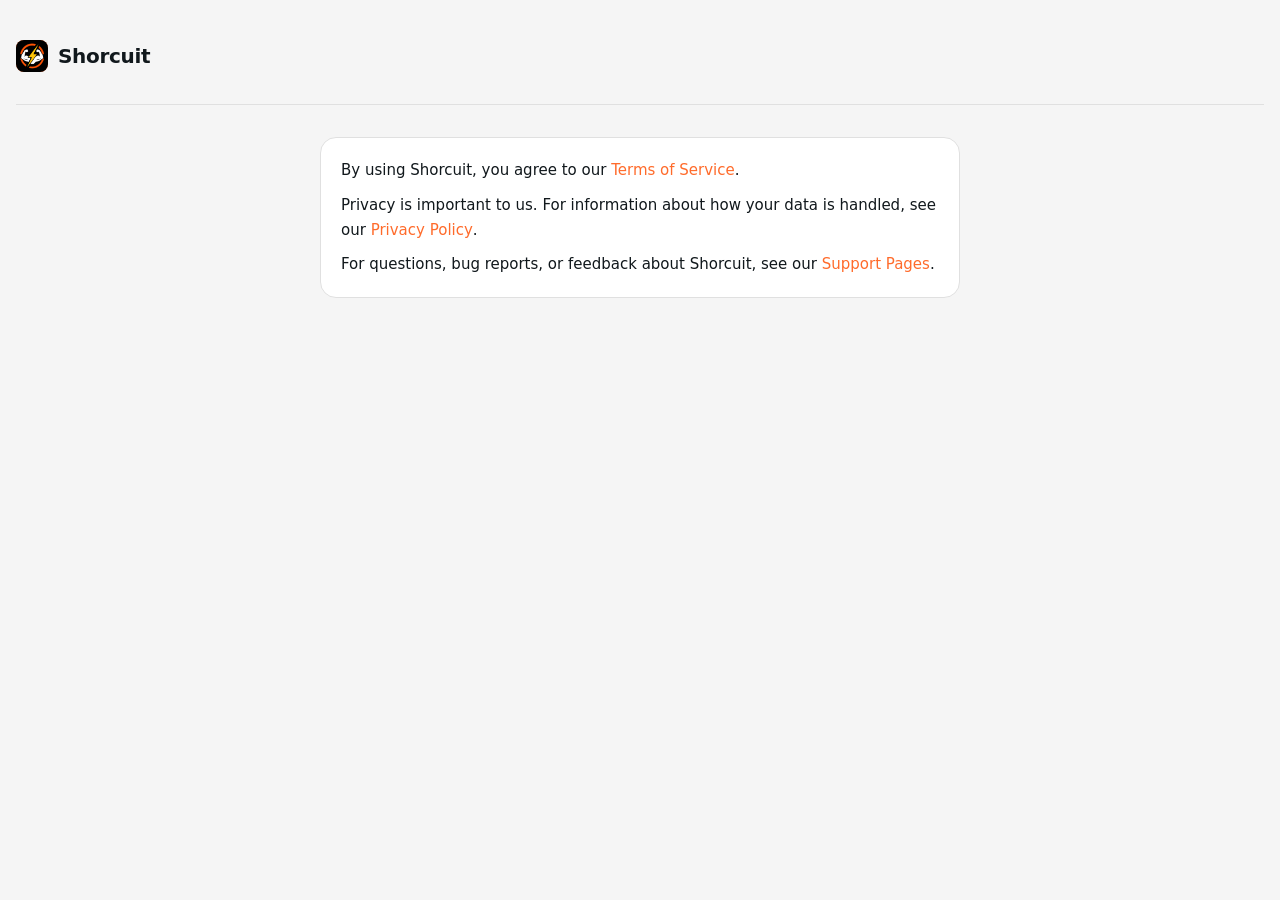
<file: index.html>
<!doctype html>
<html lang="en">
  <head>
    <meta charset="UTF-8" />
    <meta name="viewport" content="width=device-width, initial-scale=1.0" />
    <title>Support — Shorcuit</title>
    <link rel="stylesheet" href="./style.css" />
  </head>
  <body>
    <header>
      <div class="logo-dot">
        <img src="./assets/Icon-58.png" alt="Shorcuit Logo" />
      </div>
      <span class="site-name">Shorcuit</span>
    </header>

    <main>
      <section>
        <p>
          By using Shorcuit, you agree to our
          <a href="./terms">Terms of Service</a>.
        </p>
        <p>
          Privacy is important to us. For information about how your data is
          handled, see our
          <a href="./privacy">Privacy Policy</a>.
        </p>
        <p>
          For questions, bug reports, or feedback about Shorcuit, see our
          <a href="./support">Support Pages</a>.
        </p>
      </section>
    </main>
  </body>
</html>
</file>
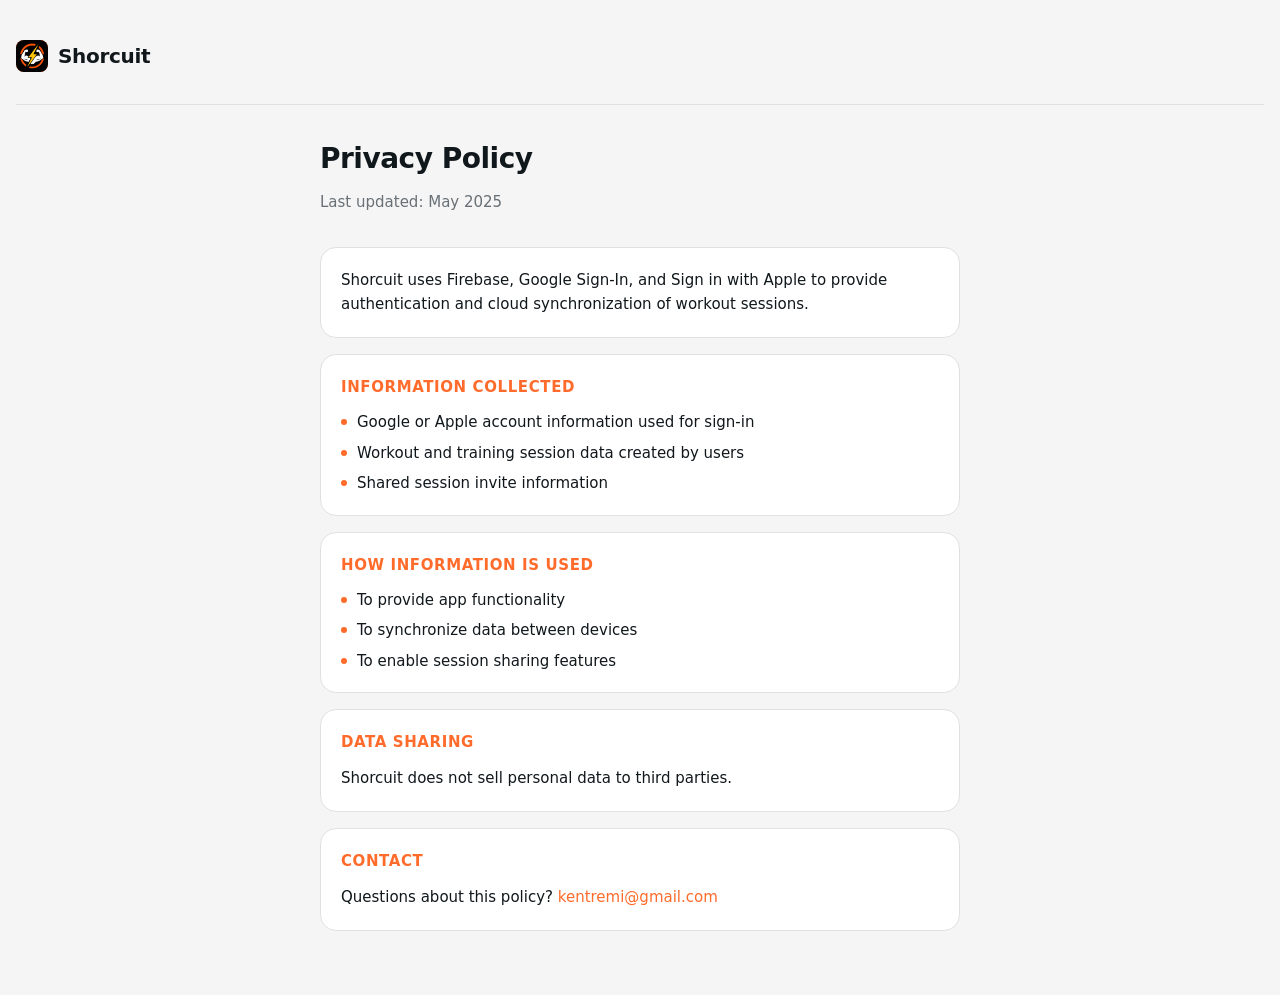
<file: privacy/index.html>
<!doctype html>
<html lang="en">
  <head>
    <meta charset="UTF-8" />
    <meta name="viewport" content="width=device-width, initial-scale=1.0" />
    <title>Privacy Policy — Shorcuit</title>
    <link rel="stylesheet" href="../style.css" />
  </head>
  <body>
    <header>
      <div class="logo-dot">
        <img src="../assets/Icon-58.png" alt="Shorcuit Logo" />
      </div>
      <span class="site-name">Shorcuit</span>
    </header>

    <main>
      <h1>Privacy Policy</h1>
      <p class="subtitle">Last updated: May 2025</p>

      <section>
        <p>
          Shorcuit uses Firebase, Google Sign-In, and Sign in with Apple to
          provide authentication and cloud synchronization of workout sessions.
        </p>
      </section>

      <section>
        <h2>Information collected</h2>
        <ul>
          <li>Google or Apple account information used for sign-in</li>
          <li>Workout and training session data created by users</li>
          <li>Shared session invite information</li>
        </ul>
      </section>

      <section>
        <h2>How information is used</h2>
        <ul>
          <li>To provide app functionality</li>
          <li>To synchronize data between devices</li>
          <li>To enable session sharing features</li>
        </ul>
      </section>

      <section>
        <h2>Data sharing</h2>
        <p>Shorcuit does not sell personal data to third parties.</p>
      </section>

      <section>
        <h2>Contact</h2>
        <p>
          Questions about this policy?
          <a href="mailto:kentremi@gmail.com">kentremi@gmail.com</a>
        </p>
      </section>
    </main>
  </body>
</html>
</file>
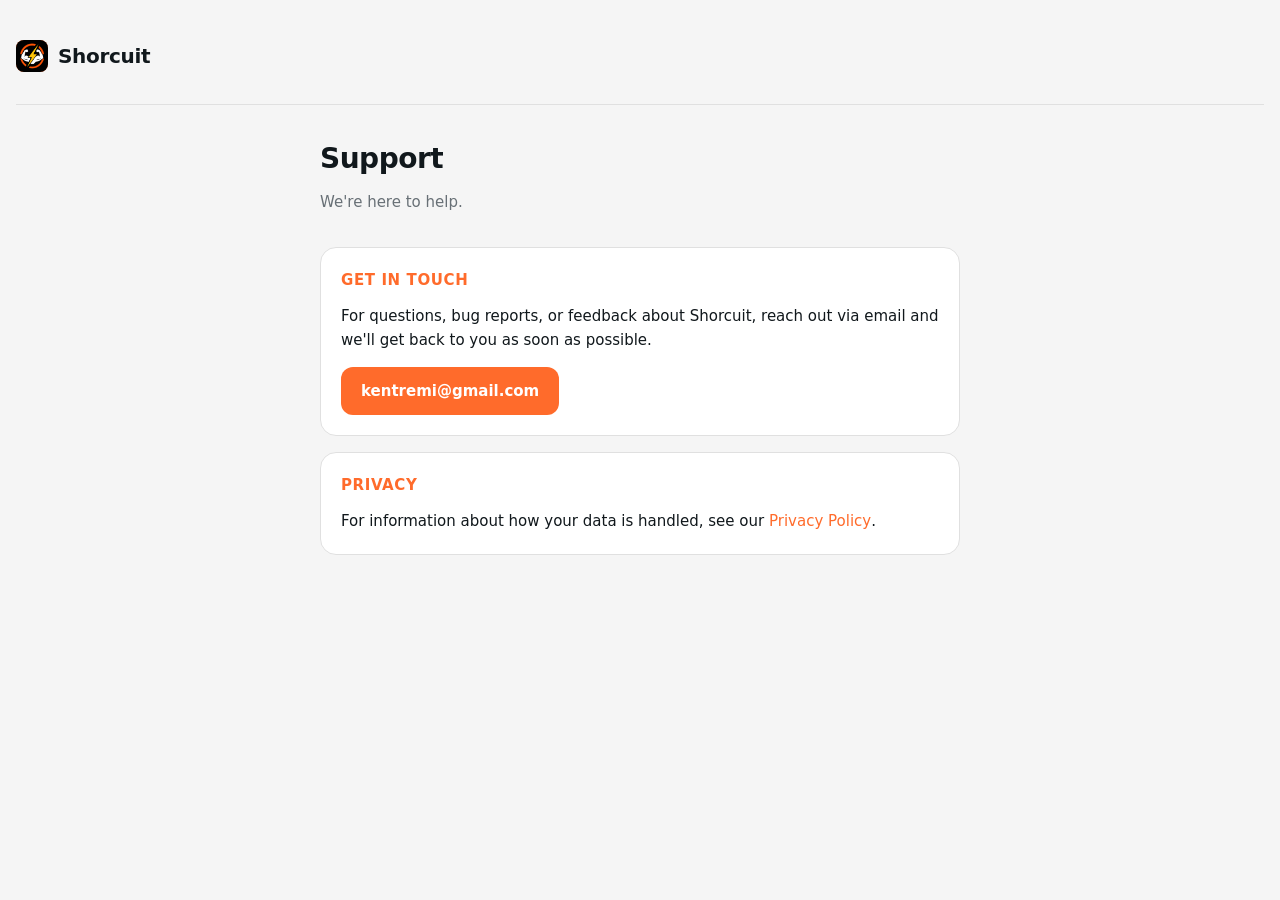
<file: support/index.html>
<!doctype html>
<html lang="en">
  <head>
    <meta charset="UTF-8" />
    <meta name="viewport" content="width=device-width, initial-scale=1.0" />
    <title>Support — Shorcuit</title>
    <link rel="stylesheet" href="../style.css" />
  </head>
  <body>
    <header>
      <div class="logo-dot">
        <img src="../assets/Icon-58.png" alt="Shorcuit Logo" />
      </div>
      <span class="site-name">Shorcuit</span>
    </header>

    <main>
      <h1>Support</h1>
      <p class="subtitle">We're here to help.</p>

      <section>
        <h2>Get in touch</h2>
        <p>
          For questions, bug reports, or feedback about Shorcuit, reach out via
          email and we'll get back to you as soon as possible.
        </p>
        <a class="btn-primary" href="mailto:kentremi@gmail.com">
          kentremi@gmail.com
        </a>
      </section>

      <section>
        <h2>Privacy</h2>
        <p>
          For information about how your data is handled, see our
          <a href="../privacy">Privacy Policy</a>.
        </p>
      </section>
    </main>
  </body>
</html>
</file>
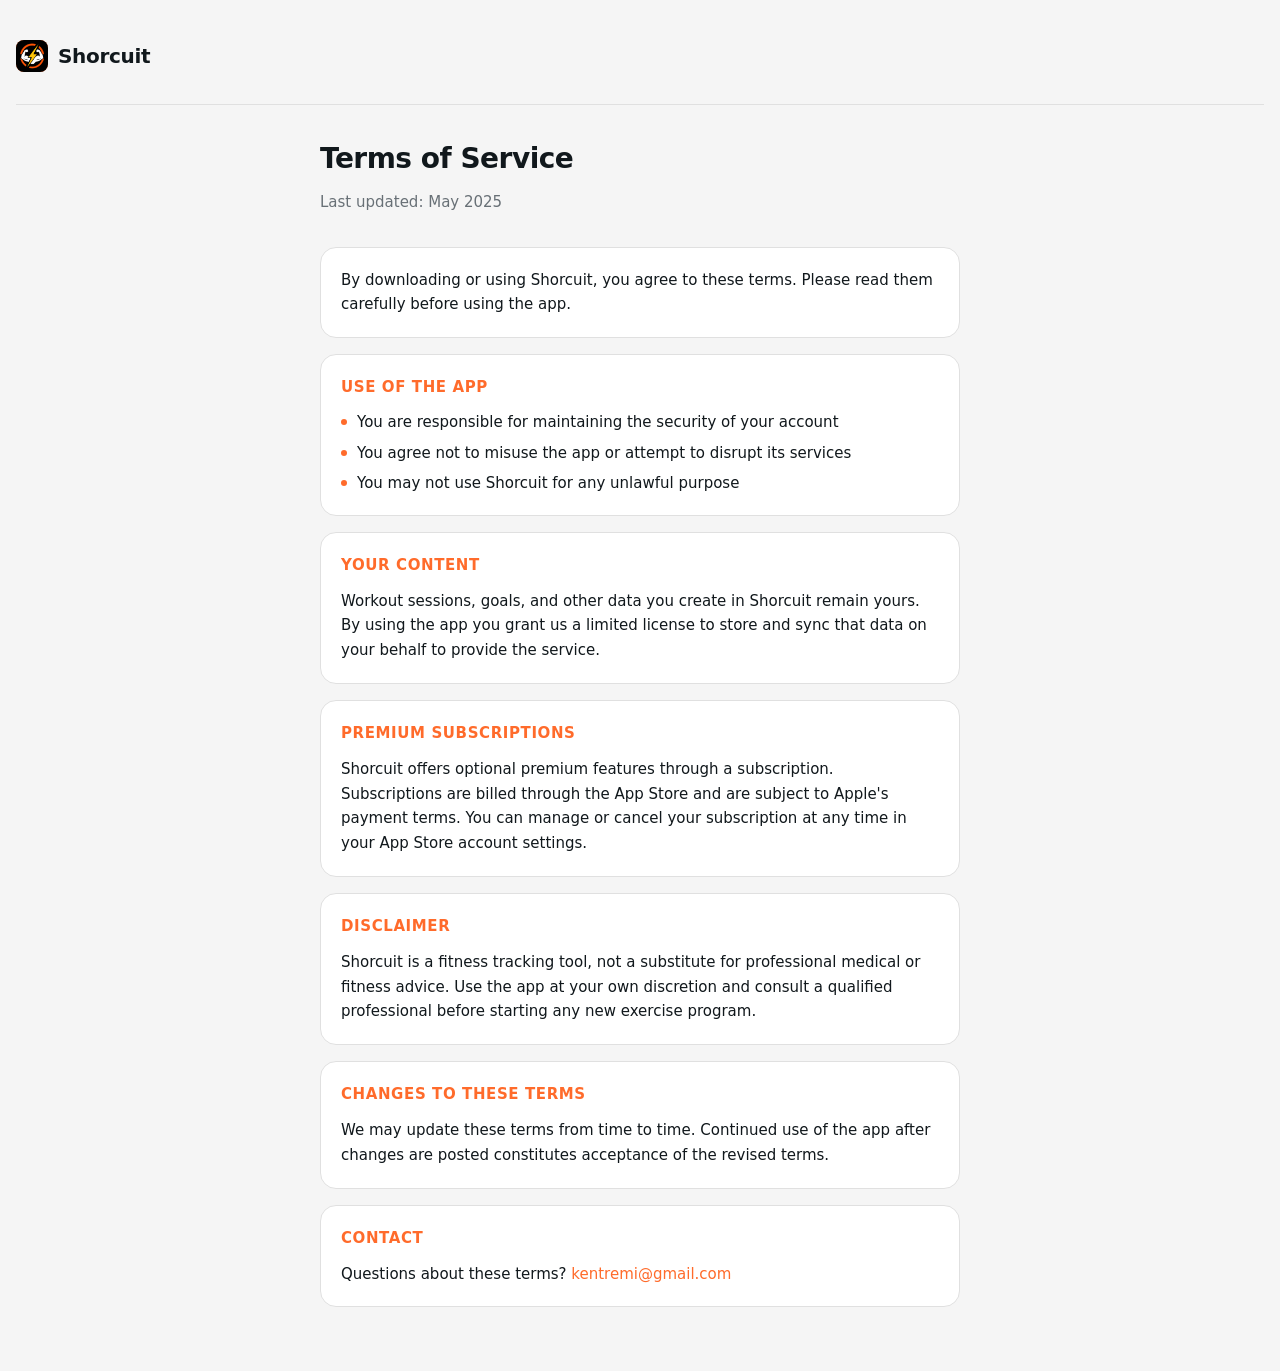
<file: terms/index.html>
<!doctype html>
<html lang="en">
  <head>
    <meta charset="UTF-8" />
    <meta name="viewport" content="width=device-width, initial-scale=1.0" />
    <title>Terms of Service — Shorcuit</title>
    <link rel="stylesheet" href="../style.css" />
  </head>
  <body>
    <header>
      <div class="logo-dot">
        <img src="../assets/Icon-58.png" alt="Shorcuit Logo" />
      </div>
      <span class="site-name">Shorcuit</span>
    </header>

    <main>
      <h1>Terms of Service</h1>
      <p class="subtitle">Last updated: May 2025</p>

      <section>
        <p>
          By downloading or using Shorcuit, you agree to these terms. Please
          read them carefully before using the app.
        </p>
      </section>

      <section>
        <h2>Use of the app</h2>
        <ul>
          <li>
            You are responsible for maintaining the security of your account
          </li>
          <li>
            You agree not to misuse the app or attempt to disrupt its services
          </li>
          <li>You may not use Shorcuit for any unlawful purpose</li>
        </ul>
      </section>

      <section>
        <h2>Your content</h2>
        <p>
          Workout sessions, goals, and other data you create in Shorcuit remain
          yours. By using the app you grant us a limited license to store and
          sync that data on your behalf to provide the service.
        </p>
      </section>

      <section>
        <h2>Premium subscriptions</h2>
        <p>
          Shorcuit offers optional premium features through a subscription.
          Subscriptions are billed through the App Store and are subject to
          Apple's payment terms. You can manage or cancel your subscription at
          any time in your App Store account settings.
        </p>
      </section>

      <section>
        <h2>Disclaimer</h2>
        <p>
          Shorcuit is a fitness tracking tool, not a substitute for professional
          medical or fitness advice. Use the app at your own discretion and
          consult a qualified professional before starting any new exercise
          program.
        </p>
      </section>

      <section>
        <h2>Changes to these terms</h2>
        <p>
          We may update these terms from time to time. Continued use of the app
          after changes are posted constitutes acceptance of the revised terms.
        </p>
      </section>

      <section>
        <h2>Contact</h2>
        <p>
          Questions about these terms?
          <a href="mailto:kentremi@gmail.com">kentremi@gmail.com</a>
        </p>
      </section>
    </main>
  </body>
</html>
</file>
<file: style.css>
:root {
  --primary: #ff6b2b;
  --bg: #f5f5f5;
  --card: #ffffff;
  --text: #11181c;
  --text-secondary: #687076;
  --border: #e0e0e0;
}

@media (prefers-color-scheme: dark) {
  :root {
    --bg: #151718;
    --card: #1e2022;
    --text: #ecedee;
    --text-secondary: #9ba1a6;
    --border: #2e3235;
  }
}

*,
*::before,
*::after {
  box-sizing: border-box;
  margin: 0;
  padding: 0;
}

body {
  background-color: var(--bg);
  color: var(--text);
  font-family:
    system-ui,
    -apple-system,
    BlinkMacSystemFont,
    "Segoe UI",
    Roboto,
    Helvetica,
    Arial,
    sans-serif;
  font-size: 16px;
  line-height: 1.6;
  min-height: 100dvh;
  padding: 0 16px 48px;
}

header {
  display: flex;
  align-items: center;
  gap: 10px;
  padding: 40px 0 32px;
  border-bottom: 1px solid var(--border);
  margin-bottom: 32px;
}

.logo-dot {
  width: 32px;
  height: 32px;
  background-color: var(--primary);
  border-radius: 8px;
  flex-shrink: 0;
}

.logo-dot img {
  width: 100%;
  height: 100%;
  object-fit: cover;
  border-radius: 8px;
}

.site-name {
  font-size: 20px;
  font-weight: 700;
  letter-spacing: -0.3px;
}

main {
  max-width: 640px;
  margin: 0 auto;
}

h1 {
  font-size: 28px;
  font-weight: 700;
  letter-spacing: -0.5px;
  margin-bottom: 8px;
}

.subtitle {
  color: var(--text-secondary);
  font-size: 15px;
  margin-bottom: 32px;
}

section {
  background-color: var(--card);
  border-radius: 16px;
  padding: 20px;
  margin-bottom: 16px;
  border: 1px solid var(--border);
}

h2 {
  font-size: 15px;
  font-weight: 600;
  text-transform: uppercase;
  letter-spacing: 0.6px;
  color: var(--primary);
  margin-bottom: 12px;
}

p {
  color: var(--text);
  font-size: 15px;
  line-height: 1.65;
  margin-bottom: 10px;
}

p:last-child {
  margin-bottom: 0;
}

ul {
  list-style: none;
  display: flex;
  flex-direction: column;
  gap: 8px;
}

li {
  display: flex;
  align-items: flex-start;
  gap: 10px;
  font-size: 15px;
  line-height: 1.5;
  color: var(--text);
}

li::before {
  content: "";
  width: 6px;
  height: 6px;
  background-color: var(--primary);
  border-radius: 50%;
  flex-shrink: 0;
  margin-top: 8px;
}

a {
  color: var(--primary);
  text-decoration: none;
  font-weight: 500;
}

a:hover {
  text-decoration: underline;
}

.btn-primary {
  display: inline-flex;
  align-items: center;
  gap: 8px;
  background-color: var(--primary);
  color: #ffffff;
  font-size: 15px;
  font-weight: 600;
  text-decoration: none;
  padding: 12px 20px;
  border-radius: 12px;
  margin-top: 4px;
  transition: opacity 0.15s ease;
}

.btn-primary:hover {
  opacity: 0.85;
  text-decoration: none;
}
</file>
